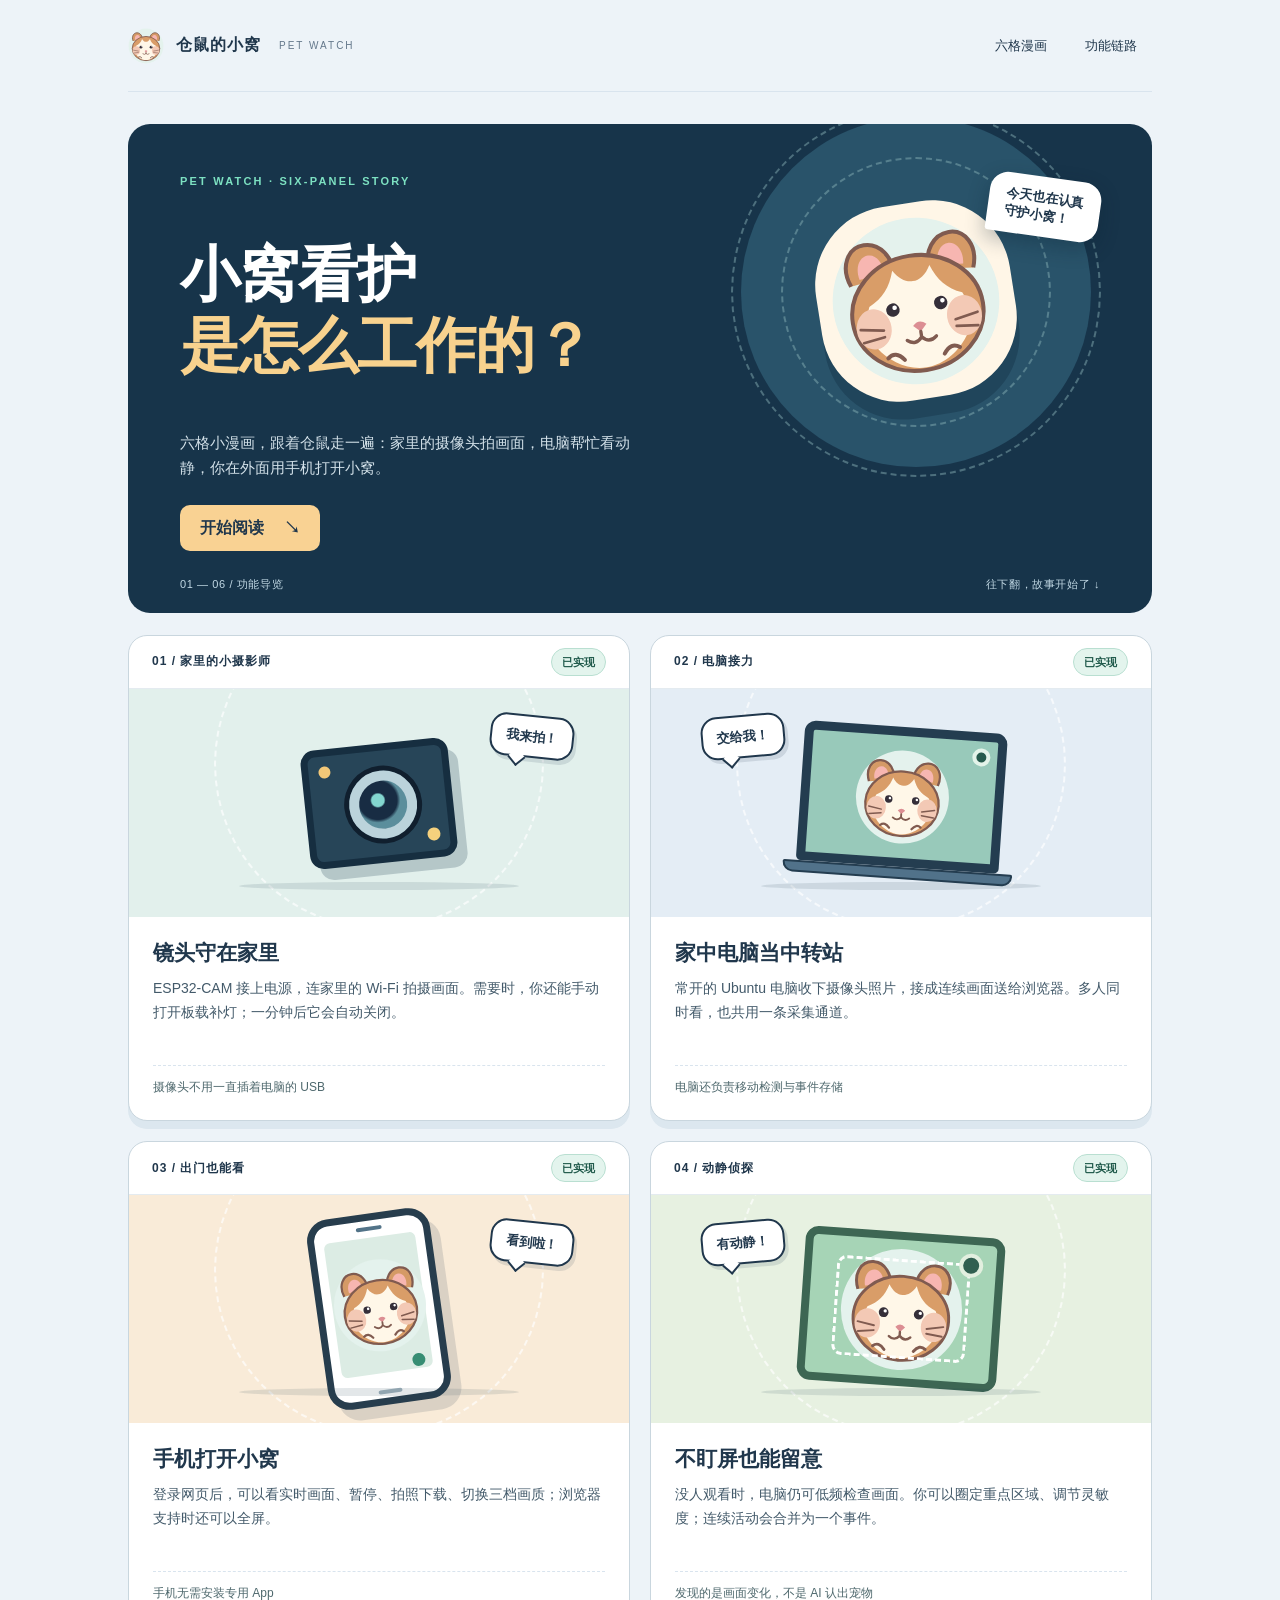
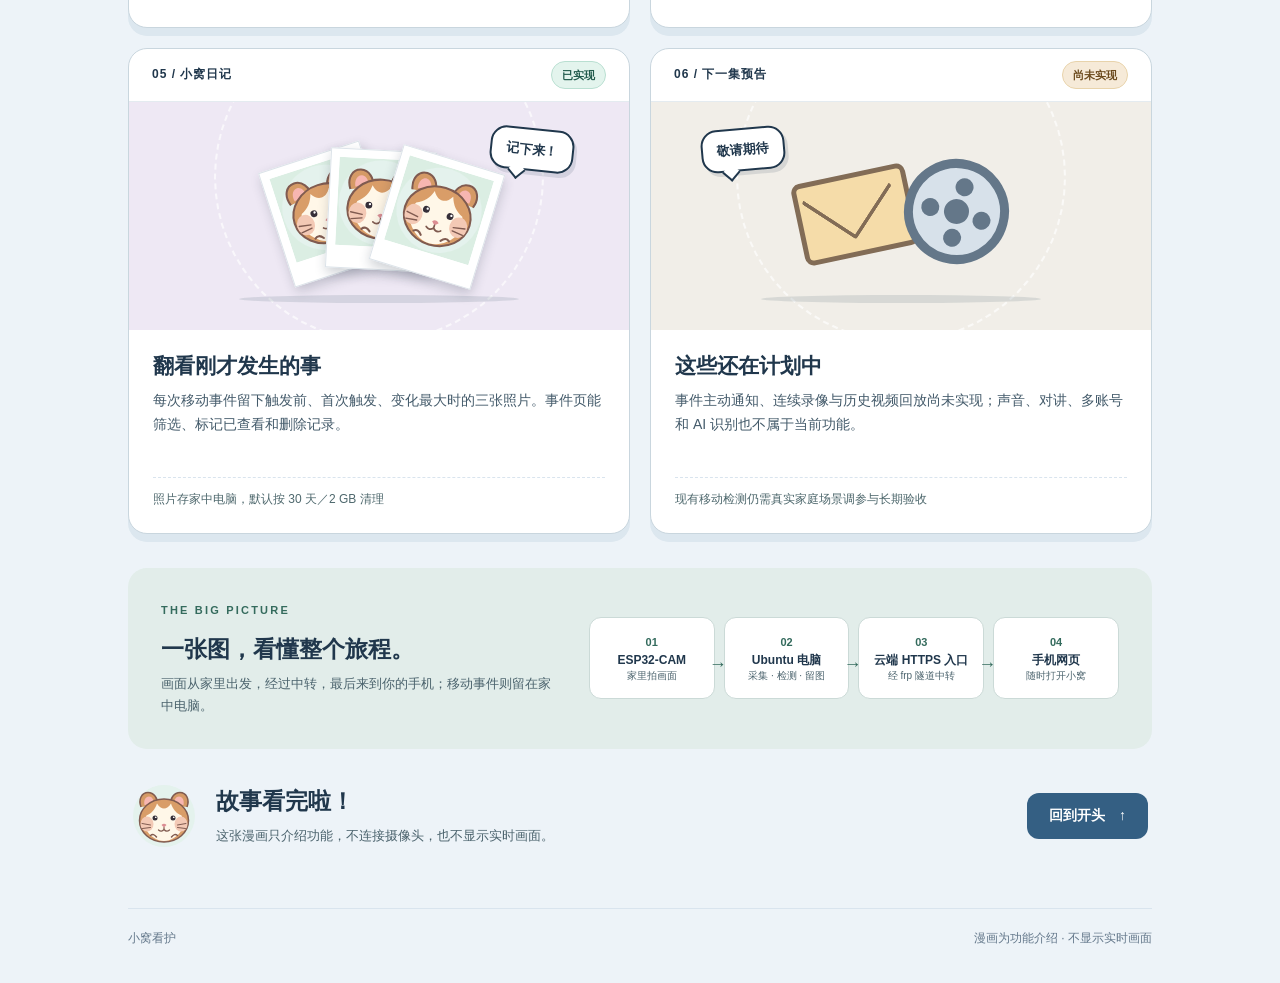
<file: docs/comic.html>
<!doctype html>
<html lang="zh-CN">
<head>
  <meta charset="utf-8"><meta name="viewport" content="width=device-width,initial-scale=1">
  <meta name="theme-color" content="#edf3f8">
  <title>功能漫画 · 仓鼠的小窝</title>
  <style>
:root{--paper:#edf3f8;--ink:#20374c;--muted:#64788b;--blue:#345f83;--line:#d9e4ee;--display:"Trebuchet MS","Microsoft YaHei",sans-serif;--body:"Segoe UI","Noto Sans CJK SC","Microsoft YaHei",sans-serif}
*{box-sizing:border-box}html{scroll-behavior:smooth}body{margin:0;background:var(--paper);color:var(--ink);font:16px/1.65 var(--body)}a{color:inherit}a:focus-visible{outline:3px solid var(--blue);outline-offset:4px}.shell{max-width:1100px;margin:auto;padding:0 38px}.site-header{min-height:92px;display:flex;align-items:center;justify-content:space-between;gap:16px;border-bottom:1px solid var(--line)}.brand{display:flex;align-items:center;gap:12px;font-weight:700;letter-spacing:1px}.brand-mark{width:36px;height:36px;display:block}.brand-en{font:10px var(--display);letter-spacing:2px;margin-left:6px;color:var(--muted)}.site-nav{display:flex;gap:8px}.site-nav a{min-height:44px;display:inline-flex;align-items:center;padding:8px 15px;border-radius:9px;text-decoration:none;font-size:13px;color:var(--ink)}.site-nav a:hover{background:#dfeaf2}.primary{min-height:46px;border-radius:12px;padding:10px 22px;font-weight:600;font-size:14px;text-decoration:none;display:inline-flex;justify-content:center;align-items:center;gap:14px;background:var(--blue);color:#fff}.primary:hover{background:#294e6e}.shell>main{padding-top:26px}footer{display:flex;justify-content:space-between;gap:16px;border-top:1px solid var(--line);padding:20px 0 34px;color:var(--muted);font-size:12px}
@media(max-width:650px){.shell{padding:0 16px}.site-header{min-height:74px;flex-wrap:wrap;padding:12px 0}.brand-en{display:none}.shell>main{padding-top:20px}footer{flex-wrap:wrap}}@media(prefers-reduced-motion:reduce){html{scroll-behavior:auto}}
/* Standalone six-panel story: no Flask or external assets. */
.comic-main{padding-bottom:60px}.comic-hero{position:relative;display:grid;grid-template-columns:1.2fr .8fr;min-height:360px;overflow:hidden;border-radius:22px;background:#17344a;color:#fff;padding:48px 52px 62px;margin:6px 0 22px}.comic-hero-copy{position:relative;z-index:2;max-width:540px}.comic-kicker{margin:0 0 14px;font-size:11px;letter-spacing:2.2px;font-weight:700;color:#7de1c2}.comic-hero h1{font-size:clamp(36px,5vw,60px);line-height:1.18;letter-spacing:-1px}.comic-hero h1 span{color:#f8d28e}.comic-lede{max-width:450px;margin:20px 0 24px;color:#d3e1e9;font-size:15px}.comic-hero-link{display:inline-flex;align-items:center;gap:20px;min-height:46px;padding:10px 20px;border-radius:10px;background:#f9d293;color:#20374c;text-decoration:none;font-weight:700}.comic-hero-link:hover{background:#ffe1ae}.comic-hero-bottom{position:absolute;bottom:20px;left:52px;right:52px;display:flex;justify-content:space-between;gap:12px;color:#c1d8e4;font-size:11px;letter-spacing:.6px}.comic-hero-art{position:relative;min-height:270px}.hero-mascot{position:absolute;top:31px;left:50%;z-index:1;transform:translateX(-50%) rotate(-9deg);width:196px;height:196px;padding:12px;border-radius:40%;background:#fff6e7;box-shadow:0 18px 0 #0d273a50}.hero-mascot img{display:block;width:100%;height:100%}.comic-sun{position:absolute;left:50%;top:-55px;transform:translateX(-50%);width:350px;height:350px;border-radius:50%;background:#29536a}.comic-orbit{position:absolute;border:2px dashed #8cb4b977;border-radius:50%}.orbit-one{width:270px;height:270px;top:-15px;left:50%;transform:translateX(-50%)}.orbit-two{width:370px;height:370px;top:-65px;left:50%;transform:translateX(-50%)}.comic-hero-note{position:absolute;z-index:2;right:0;top:5px;transform:rotate(8deg);padding:12px 17px;border-radius:18px 18px 18px 3px;background:#fff;color:var(--ink);font-size:13px;font-weight:700;line-height:1.4;box-shadow:0 7px 20px #081f3150}
.comic-grid{display:grid;grid-template-columns:repeat(2,minmax(0,1fr));gap:20px}.comic-panel{min-width:0;border:1px solid #c9d6de;border-radius:19px;overflow:hidden;background:#fff;box-shadow:0 8px 0 #dce7ef}.comic-panel-top{height:53px;display:flex;align-items:center;justify-content:space-between;gap:8px;padding:0 23px;border-bottom:1px solid #e4ebf0}.comic-chapter{font-size:12px;font-weight:800;letter-spacing:1px}.comic-stamp{border:1px solid #b9dfd1;background:#e3f4ed;color:#215b4c;padding:4px 10px;border-radius:999px;font-size:11px;font-weight:700;white-space:nowrap}.stamp-future{background:#f6ead8;border-color:#e8d3ab;color:#6c4b1e}.comic-scene{position:relative;display:grid;place-items:center;height:228px;overflow:hidden;background:#e2f0ec}.scene-halo{position:absolute;top:-90px;left:50%;width:330px;height:330px;transform:translateX(-50%);border-radius:50%;border:2px dashed #ffffffa8}.scene-ground{position:absolute;bottom:27px;left:22%;width:56%;height:8px;border-radius:50%;background:#23425520}.bubble{position:absolute;z-index:2;top:26px;padding:9px 14px;border:2px solid var(--ink);border-radius:16px;background:#fff;color:var(--ink);font-size:13px;font-weight:800;box-shadow:3px 4px 0 #20374c21;white-space:nowrap}.bubble-right{right:11%;transform:rotate(6deg)}.bubble-left{left:10%;transform:rotate(-5deg)}.bubble-tail{position:absolute;bottom:-9px;left:20px;width:13px;height:13px;background:#fff;border-right:2px solid var(--ink);border-bottom:2px solid var(--ink);transform:rotate(45deg)}.comic-panel-copy{padding:21px 24px 23px}.comic-panel-copy h2{font:700 21px/1.4 var(--display);margin:0 0 8px}.comic-panel-copy p{font-size:14px;line-height:1.75;margin:0;color:#435a6a;min-height:73px}.comic-footnote{display:block;border-top:1px dashed var(--line);margin-top:16px;padding-top:12px;font-size:12px;color:#4e686d}
.panel-gateway .comic-scene{background:#e4edf5}.panel-phone .comic-scene{background:#f9ebd8}.panel-detect .comic-scene{background:#e7f1e1}.panel-events .comic-scene{background:#eee8f4}.panel-future .comic-scene{background:#f1eee8}
.camera-drawing{position:relative;width:148px;height:119px;background:#274558;border:7px solid #162e40;border-radius:14px;transform:rotate(-6deg);box-shadow:9px 12px 0 #18364d39}.camera-drawing:before{content:"";position:absolute;top:10px;left:10px;width:12px;height:12px;background:#f2c878;border-radius:50%}.camera-eye{position:absolute;top:20px;left:37px;width:68px;height:68px;border:10px solid #bbd3db;border-radius:50%;background:radial-gradient(circle at 40% 40%,#83d6cf 0 15%,#182c43 19% 47%,#5b8e9c 55% 100%);box-shadow:0 0 0 5px #101f2e}.camera-light{position:absolute;right:9px;bottom:10px;width:13px;height:13px;border-radius:50%;background:#f5d17d}
.laptop-drawing{position:relative;width:203px;transform:rotate(4deg)}.laptop-screen{height:140px;border:9px solid #243d50;border-radius:11px 11px 5px 5px;background:#98c9ba;display:grid;place-items:center}.laptop-screen img{width:96px;height:96px}.screen-live{position:absolute;top:20px;right:20px;width:10px;height:10px;border-radius:50%;background:#265a4d;box-shadow:0 0 0 4px #e3f3e9}.laptop-base{display:block;width:230px;height:12px;margin-left:-13px;background:#51728a;border:2px solid #243d50;border-radius:3px 3px 15px 15px}
.phone-drawing{position:relative;width:124px;height:192px;padding:17px 9px;border:7px solid #273d4d;border-radius:22px;background:#fff;transform:rotate(-8deg);box-shadow:9px 12px 0 #20374c24}.phone-speaker{position:absolute;top:6px;left:43px;width:26px;height:4px;border-radius:4px;background:#527388}.phone-image{display:grid;place-items:center;width:100%;height:136px;background:#dcece4;border-radius:6px}.phone-image img{width:95px;height:95px}.phone-play{position:absolute;right:16px;bottom:27px;width:13px;height:13px;border-radius:50%;background:#378d73}.phone-home{position:absolute;bottom:4px;left:50%;transform:translateX(-50%);width:24px;height:4px;background:#a1b3be;border-radius:5px}
.detect-drawing{position:relative;display:grid;place-items:center;width:200px;height:154px;border:8px solid #3d6653;border-radius:13px;background:#a6d4b6;transform:rotate(4deg)}.detect-drawing img{width:125px;height:125px}.detect-frame{position:absolute;inset:19px 25px;border:3px dashed #fff;border-radius:10px}.detect-corner{position:absolute;right:17px;top:13px;width:16px;height:16px;border-radius:50%;background:#315f50;box-shadow:0 0 0 4px #e2efdf}
.photos-drawing{position:relative;width:232px;height:167px}.photo{position:absolute;display:grid;place-items:center;width:106px;height:120px;padding:8px 8px 22px;background:#fff;box-shadow:1px 5px 12px #24304538;border:1px solid #dce3e9}.photo img{width:100%;height:100%;object-fit:cover;background:#dbeee3}.photo-one{top:22px;left:11px;transform:rotate(-18deg)}.photo-two{top:18px;left:65px;transform:rotate(3deg)}.photo-three{top:25px;left:121px;transform:rotate(17deg)}
.future-drawing{position:relative;width:232px;height:149px}.future-envelope{position:absolute;left:12px;top:32px;width:116px;height:83px;border:5px solid #826c56;border-radius:9px;background:#f5dca9;transform:rotate(-12deg)}.envelope-flap{position:absolute;left:8px;top:-26px;width:82px;height:82px;border-right:5px solid #826c56;border-bottom:5px solid #826c56;transform:rotate(45deg) scale(.8);border-radius:4px}.future-reel{position:absolute;right:8px;top:18px;width:105px;height:105px;border:9px solid #647789;border-radius:50%;background:#d7e1ea;transform:rotate(15deg)}.future-reel:after{content:"";position:absolute;inset:31px;background:#647789;border-radius:50%}.future-reel span{position:absolute;width:18px;height:18px;border-radius:50%;background:#647789}.future-reel span:nth-child(1){top:9px;left:36px}.future-reel span:nth-child(2){top:37px;right:8px}.future-reel span:nth-child(3){bottom:8px;left:37px}.future-reel span:nth-child(4){top:37px;left:8px}
.comic-route{display:grid;grid-template-columns:.85fr 1.15fr;gap:36px;align-items:center;margin-top:34px;padding:33px;border-radius:19px;background:#e2edea}.comic-route .comic-kicker{color:#346b5d}.comic-route h2,.comic-end h2{margin:0 0 8px;font:700 23px/1.4 var(--display)}.comic-route p:not(.comic-kicker),.comic-end p{margin:0;color:#4b636d;font-size:13px}.route-steps{display:grid;grid-template-columns:repeat(4,minmax(0,1fr));gap:9px;padding:0;margin:0;list-style:none}.route-steps li{position:relative;min-width:0;padding:15px 10px;background:#fff;border:1px solid #cbdad7;border-radius:12px;text-align:center}.route-steps li:not(:last-child):after{content:"→";position:absolute;top:40%;right:-13px;z-index:2;color:#346b5d;font-size:18px;font-weight:700}.route-steps strong{display:block;color:#346b5d;font-size:11px}.route-steps span{display:block;font-size:12px;font-weight:700;line-height:1.45}.route-steps small{display:block;font-size:10px;font-weight:400;color:#4b636d}.comic-end{display:flex;align-items:center;gap:20px;padding:35px 4px 0}.comic-end>img{width:64px;height:64px}.comic-end>div{flex:1}.comic-end .primary{white-space:nowrap}
@media(max-width:800px){.comic-route{grid-template-columns:1fr}.comic-hero{padding:36px 32px 60px}.comic-hero-bottom{left:32px;right:32px}.comic-hero-note{right:-15px}.comic-panel-copy p{min-height:105px}}
@media(max-width:650px){.comic-hero{display:flex;flex-direction:column;min-height:0;padding:30px 24px 60px}.comic-hero h1{font-size:38px}.comic-lede{margin:14px 0 18px}.comic-hero-art{height:205px;min-height:205px;order:-1}.hero-mascot{width:143px;height:143px;top:32px}.comic-sun{width:270px;height:270px;top:-90px}.orbit-one{width:220px;height:220px;top:-60px}.orbit-two{width:300px;height:300px;top:-100px}.comic-hero-note{right:3%;top:14px;font-size:11px}.comic-hero-bottom{left:24px;right:24px}.comic-grid{grid-template-columns:1fr;gap:18px}.comic-panel-copy p{min-height:0}.comic-end{flex-wrap:wrap}.comic-end .primary{width:100%}.route-steps{grid-template-columns:repeat(2,minmax(0,1fr))}.route-steps li:nth-child(2):after{content:""}.comic-route{padding:24px;gap:20px}}
@media(max-width:380px){.comic-hero{padding-left:18px;padding-right:18px}.comic-hero-bottom{left:18px;right:18px}.comic-hero-bottom span:last-child{display:none}.comic-panel-top{padding:0 16px}.comic-panel-copy{padding:19px}.route-steps{gap:7px}}
@media print{.site-header,.comic-hero-link,.comic-end .primary,.logout{display:none!important}.comic-hero{background:#17344a!important;-webkit-print-color-adjust:exact;print-color-adjust:exact}.comic-panel{break-inside:avoid;box-shadow:none}.comic-route{break-inside:avoid}}
  </style>
</head>
<body><div class="shell">
  <header class="site-header"><div class="brand"><img class="brand-mark" src="data:image/svg+xml,%3Csvg%20xmlns%3D%22http%3A%2F%2Fwww.w3.org%2F2000%2Fsvg%22%20viewBox%3D%220%200%20128%20128%22%20role%3D%22img%22%20aria-label%3D%22%E5%8F%AF%E7%88%B1%E7%9A%84%E4%BB%93%E9%BC%A0%22%3E%0A%20%20%3Ccircle%20cx%3D%2264%22%20cy%3D%2264%22%20r%3D%2262%22%20fill%3D%22%23e4f2ed%22%2F%3E%0A%20%20%3Cpath%20d%3D%22M18%2046C12%2030%2020%2017%2032%2017c12%200%2020%2012%2019%2025M77%2042c-1-13%207-25%2019-25%2012%200%2020%2013%2014%2029%22%20fill%3D%22%23d59a66%22%20stroke%3D%22%23805b50%22%20stroke-width%3D%223%22%20stroke-linejoin%3D%22round%22%2F%3E%0A%20%20%3Cpath%20d%3D%22M25%2042c-2-9%202-17%209-17%206%200%2010%207%2010%2015m40%200c0-8%204-15%2010-15%207%200%2011%208%209%2017%22%20fill%3D%22%23f7b6b1%22%2F%3E%0A%20%20%3Cellipse%20cx%3D%2264%22%20cy%3D%2273%22%20rx%3D%2249%22%20ry%3D%2243%22%20fill%3D%22%23d99d68%22%20stroke%3D%22%23805b50%22%20stroke-width%3D%223%22%2F%3E%0A%20%20%3Cpath%20d%3D%22M50%2039c-4%2012-10%2019-21%2024-4%208-4%2021%201%2031%207%2011%2020%2020%2034%2020s27-9%2034-20c5-10%205-23%201-31-11-5-17-12-21-24-4%207-9%2010-14%2010s-10-3-14-10Z%22%20fill%3D%22%23fff7e8%22%2F%3E%0A%20%20%3Cellipse%20cx%3D%2230%22%20cy%3D%2280%22%20rx%3D%2213%22%20ry%3D%2215%22%20fill%3D%22%23f3c9b5%22%2F%3E%0A%20%20%3Cellipse%20cx%3D%2298%22%20cy%3D%2280%22%20rx%3D%2213%22%20ry%3D%2215%22%20fill%3D%22%23f3c9b5%22%2F%3E%0A%20%20%3Ccircle%20cx%3D%2246%22%20cy%3D%2268%22%20r%3D%225%22%20fill%3D%22%23352f39%22%2F%3E%0A%20%20%3Ccircle%20cx%3D%2282%22%20cy%3D%2268%22%20r%3D%225%22%20fill%3D%22%23352f39%22%2F%3E%0A%20%20%3Ccircle%20cx%3D%2247.5%22%20cy%3D%2266.5%22%20r%3D%221.7%22%20fill%3D%22white%22%2F%3E%0A%20%20%3Ccircle%20cx%3D%2283.5%22%20cy%3D%2266.5%22%20r%3D%221.7%22%20fill%3D%22white%22%2F%3E%0A%20%20%3Cpath%20d%3D%22M59%2082q5-5%2010%200l-5%205Z%22%20fill%3D%22%23dc8e93%22%2F%3E%0A%20%20%3Cpath%20d%3D%22M64%2087v4m0%200q-5%206-11%201m11-1q5%206%2011%201%22%20fill%3D%22none%22%20stroke%3D%22%23805b50%22%20stroke-width%3D%222.5%22%20stroke-linecap%3D%22round%22%2F%3E%0A%20%20%3Cpath%20d%3D%22m20%2079%2017%203m-16%207%2016-2m71-8-17%203m16%207-16-2%22%20fill%3D%22none%22%20stroke%3D%22%23805b50%22%20stroke-width%3D%222%22%20stroke-linecap%3D%22round%22%2F%3E%0A%20%20%3Cpath%20d%3D%22M49%20106q-6-8-12-3m42%203q6-8%2012-3%22%20fill%3D%22none%22%20stroke%3D%22%23805b50%22%20stroke-width%3D%223%22%20stroke-linecap%3D%22round%22%2F%3E%0A%3C%2Fsvg%3E%0A" alt="">仓鼠的小窝<span class="brand-en">PET WATCH</span></div><nav class="site-nav" aria-label="本页导航"><a href="#chapter-1">六格漫画</a><a href="#route-title">功能链路</a></nav></header>
  <main class="comic-main">
    <section class="comic-hero" aria-labelledby="comic-title">
      <div class="comic-hero-copy">
        <p class="comic-kicker">PET WATCH · SIX-PANEL STORY</p>
        <h1 id="comic-title">小窝看护<br><span>是怎么工作的？</span></h1>
        <p class="comic-lede">六格小漫画，跟着仓鼠走一遍：家里的摄像头拍画面，电脑帮忙看动静，你在外面用手机打开小窝。</p>
        <a class="comic-hero-link" href="#chapter-1">开始阅读 <span aria-hidden="true">↘</span></a>
      </div>
      <div class="comic-hero-art" aria-hidden="true">
        <span class="comic-sun"></span><span class="comic-orbit orbit-one"></span><span class="comic-orbit orbit-two"></span>
        <div class="hero-mascot"><img src="data:image/svg+xml,%3Csvg%20xmlns%3D%22http%3A%2F%2Fwww.w3.org%2F2000%2Fsvg%22%20viewBox%3D%220%200%20128%20128%22%20role%3D%22img%22%20aria-label%3D%22%E5%8F%AF%E7%88%B1%E7%9A%84%E4%BB%93%E9%BC%A0%22%3E%0A%20%20%3Ccircle%20cx%3D%2264%22%20cy%3D%2264%22%20r%3D%2262%22%20fill%3D%22%23e4f2ed%22%2F%3E%0A%20%20%3Cpath%20d%3D%22M18%2046C12%2030%2020%2017%2032%2017c12%200%2020%2012%2019%2025M77%2042c-1-13%207-25%2019-25%2012%200%2020%2013%2014%2029%22%20fill%3D%22%23d59a66%22%20stroke%3D%22%23805b50%22%20stroke-width%3D%223%22%20stroke-linejoin%3D%22round%22%2F%3E%0A%20%20%3Cpath%20d%3D%22M25%2042c-2-9%202-17%209-17%206%200%2010%207%2010%2015m40%200c0-8%204-15%2010-15%207%200%2011%208%209%2017%22%20fill%3D%22%23f7b6b1%22%2F%3E%0A%20%20%3Cellipse%20cx%3D%2264%22%20cy%3D%2273%22%20rx%3D%2249%22%20ry%3D%2243%22%20fill%3D%22%23d99d68%22%20stroke%3D%22%23805b50%22%20stroke-width%3D%223%22%2F%3E%0A%20%20%3Cpath%20d%3D%22M50%2039c-4%2012-10%2019-21%2024-4%208-4%2021%201%2031%207%2011%2020%2020%2034%2020s27-9%2034-20c5-10%205-23%201-31-11-5-17-12-21-24-4%207-9%2010-14%2010s-10-3-14-10Z%22%20fill%3D%22%23fff7e8%22%2F%3E%0A%20%20%3Cellipse%20cx%3D%2230%22%20cy%3D%2280%22%20rx%3D%2213%22%20ry%3D%2215%22%20fill%3D%22%23f3c9b5%22%2F%3E%0A%20%20%3Cellipse%20cx%3D%2298%22%20cy%3D%2280%22%20rx%3D%2213%22%20ry%3D%2215%22%20fill%3D%22%23f3c9b5%22%2F%3E%0A%20%20%3Ccircle%20cx%3D%2246%22%20cy%3D%2268%22%20r%3D%225%22%20fill%3D%22%23352f39%22%2F%3E%0A%20%20%3Ccircle%20cx%3D%2282%22%20cy%3D%2268%22%20r%3D%225%22%20fill%3D%22%23352f39%22%2F%3E%0A%20%20%3Ccircle%20cx%3D%2247.5%22%20cy%3D%2266.5%22%20r%3D%221.7%22%20fill%3D%22white%22%2F%3E%0A%20%20%3Ccircle%20cx%3D%2283.5%22%20cy%3D%2266.5%22%20r%3D%221.7%22%20fill%3D%22white%22%2F%3E%0A%20%20%3Cpath%20d%3D%22M59%2082q5-5%2010%200l-5%205Z%22%20fill%3D%22%23dc8e93%22%2F%3E%0A%20%20%3Cpath%20d%3D%22M64%2087v4m0%200q-5%206-11%201m11-1q5%206%2011%201%22%20fill%3D%22none%22%20stroke%3D%22%23805b50%22%20stroke-width%3D%222.5%22%20stroke-linecap%3D%22round%22%2F%3E%0A%20%20%3Cpath%20d%3D%22m20%2079%2017%203m-16%207%2016-2m71-8-17%203m16%207-16-2%22%20fill%3D%22none%22%20stroke%3D%22%23805b50%22%20stroke-width%3D%222%22%20stroke-linecap%3D%22round%22%2F%3E%0A%20%20%3Cpath%20d%3D%22M49%20106q-6-8-12-3m42%203q6-8%2012-3%22%20fill%3D%22none%22%20stroke%3D%22%23805b50%22%20stroke-width%3D%223%22%20stroke-linecap%3D%22round%22%2F%3E%0A%3C%2Fsvg%3E%0A" alt=""></div>
        <span class="comic-hero-note">今天也在认真<br>守护小窝！</span>
      </div>
      <div class="comic-hero-bottom"><span>01 — 06 / 功能导览</span><span>往下翻，故事开始了 ↓</span></div>
    </section>

    <div class="comic-grid" aria-label="六格功能漫画">
      <article class="comic-panel panel-camera" id="chapter-1" aria-labelledby="comic-1-title">
        <div class="comic-panel-top"><span class="comic-chapter">01 / 家里的小摄影师</span><span class="comic-stamp">已实现</span></div>
        <div class="comic-scene">
          <span class="scene-halo"></span>
          <div class="camera-drawing" aria-hidden="true"><span class="camera-eye"></span><span class="camera-light"></span></div>
          <div class="bubble bubble-right">我来拍！<span class="bubble-tail"></span></div>
          <span class="scene-ground"></span>
        </div>
        <div class="comic-panel-copy"><h2 id="comic-1-title">镜头守在家里</h2><p>ESP32-CAM 接上电源，连家里的 Wi‑Fi 拍摄画面。需要时，你还能手动打开板载补灯；一分钟后它会自动关闭。</p><span class="comic-footnote">摄像头不用一直插着电脑的 USB</span></div>
      </article>

      <article class="comic-panel panel-gateway" id="chapter-2" aria-labelledby="comic-2-title">
        <div class="comic-panel-top"><span class="comic-chapter">02 / 电脑接力</span><span class="comic-stamp">已实现</span></div>
        <div class="comic-scene">
          <span class="scene-halo"></span>
          <div class="laptop-drawing" aria-hidden="true"><div class="laptop-screen"><img src="data:image/svg+xml,%3Csvg%20xmlns%3D%22http%3A%2F%2Fwww.w3.org%2F2000%2Fsvg%22%20viewBox%3D%220%200%20128%20128%22%20role%3D%22img%22%20aria-label%3D%22%E5%8F%AF%E7%88%B1%E7%9A%84%E4%BB%93%E9%BC%A0%22%3E%0A%20%20%3Ccircle%20cx%3D%2264%22%20cy%3D%2264%22%20r%3D%2262%22%20fill%3D%22%23e4f2ed%22%2F%3E%0A%20%20%3Cpath%20d%3D%22M18%2046C12%2030%2020%2017%2032%2017c12%200%2020%2012%2019%2025M77%2042c-1-13%207-25%2019-25%2012%200%2020%2013%2014%2029%22%20fill%3D%22%23d59a66%22%20stroke%3D%22%23805b50%22%20stroke-width%3D%223%22%20stroke-linejoin%3D%22round%22%2F%3E%0A%20%20%3Cpath%20d%3D%22M25%2042c-2-9%202-17%209-17%206%200%2010%207%2010%2015m40%200c0-8%204-15%2010-15%207%200%2011%208%209%2017%22%20fill%3D%22%23f7b6b1%22%2F%3E%0A%20%20%3Cellipse%20cx%3D%2264%22%20cy%3D%2273%22%20rx%3D%2249%22%20ry%3D%2243%22%20fill%3D%22%23d99d68%22%20stroke%3D%22%23805b50%22%20stroke-width%3D%223%22%2F%3E%0A%20%20%3Cpath%20d%3D%22M50%2039c-4%2012-10%2019-21%2024-4%208-4%2021%201%2031%207%2011%2020%2020%2034%2020s27-9%2034-20c5-10%205-23%201-31-11-5-17-12-21-24-4%207-9%2010-14%2010s-10-3-14-10Z%22%20fill%3D%22%23fff7e8%22%2F%3E%0A%20%20%3Cellipse%20cx%3D%2230%22%20cy%3D%2280%22%20rx%3D%2213%22%20ry%3D%2215%22%20fill%3D%22%23f3c9b5%22%2F%3E%0A%20%20%3Cellipse%20cx%3D%2298%22%20cy%3D%2280%22%20rx%3D%2213%22%20ry%3D%2215%22%20fill%3D%22%23f3c9b5%22%2F%3E%0A%20%20%3Ccircle%20cx%3D%2246%22%20cy%3D%2268%22%20r%3D%225%22%20fill%3D%22%23352f39%22%2F%3E%0A%20%20%3Ccircle%20cx%3D%2282%22%20cy%3D%2268%22%20r%3D%225%22%20fill%3D%22%23352f39%22%2F%3E%0A%20%20%3Ccircle%20cx%3D%2247.5%22%20cy%3D%2266.5%22%20r%3D%221.7%22%20fill%3D%22white%22%2F%3E%0A%20%20%3Ccircle%20cx%3D%2283.5%22%20cy%3D%2266.5%22%20r%3D%221.7%22%20fill%3D%22white%22%2F%3E%0A%20%20%3Cpath%20d%3D%22M59%2082q5-5%2010%200l-5%205Z%22%20fill%3D%22%23dc8e93%22%2F%3E%0A%20%20%3Cpath%20d%3D%22M64%2087v4m0%200q-5%206-11%201m11-1q5%206%2011%201%22%20fill%3D%22none%22%20stroke%3D%22%23805b50%22%20stroke-width%3D%222.5%22%20stroke-linecap%3D%22round%22%2F%3E%0A%20%20%3Cpath%20d%3D%22m20%2079%2017%203m-16%207%2016-2m71-8-17%203m16%207-16-2%22%20fill%3D%22none%22%20stroke%3D%22%23805b50%22%20stroke-width%3D%222%22%20stroke-linecap%3D%22round%22%2F%3E%0A%20%20%3Cpath%20d%3D%22M49%20106q-6-8-12-3m42%203q6-8%2012-3%22%20fill%3D%22none%22%20stroke%3D%22%23805b50%22%20stroke-width%3D%223%22%20stroke-linecap%3D%22round%22%2F%3E%0A%3C%2Fsvg%3E%0A" alt=""><span class="screen-live"></span></div><span class="laptop-base"></span></div>
          <div class="bubble bubble-left">交给我！<span class="bubble-tail"></span></div>
          <span class="scene-ground"></span>
        </div>
        <div class="comic-panel-copy"><h2 id="comic-2-title">家中电脑当中转站</h2><p>常开的 Ubuntu 电脑收下摄像头照片，接成连续画面送给浏览器。多人同时看，也共用一条采集通道。</p><span class="comic-footnote">电脑还负责移动检测与事件存储</span></div>
      </article>

      <article class="comic-panel panel-phone" id="chapter-3" aria-labelledby="comic-3-title">
        <div class="comic-panel-top"><span class="comic-chapter">03 / 出门也能看</span><span class="comic-stamp">已实现</span></div>
        <div class="comic-scene">
          <span class="scene-halo"></span>
          <div class="phone-drawing" aria-hidden="true"><span class="phone-speaker"></span><div class="phone-image"><img src="data:image/svg+xml,%3Csvg%20xmlns%3D%22http%3A%2F%2Fwww.w3.org%2F2000%2Fsvg%22%20viewBox%3D%220%200%20128%20128%22%20role%3D%22img%22%20aria-label%3D%22%E5%8F%AF%E7%88%B1%E7%9A%84%E4%BB%93%E9%BC%A0%22%3E%0A%20%20%3Ccircle%20cx%3D%2264%22%20cy%3D%2264%22%20r%3D%2262%22%20fill%3D%22%23e4f2ed%22%2F%3E%0A%20%20%3Cpath%20d%3D%22M18%2046C12%2030%2020%2017%2032%2017c12%200%2020%2012%2019%2025M77%2042c-1-13%207-25%2019-25%2012%200%2020%2013%2014%2029%22%20fill%3D%22%23d59a66%22%20stroke%3D%22%23805b50%22%20stroke-width%3D%223%22%20stroke-linejoin%3D%22round%22%2F%3E%0A%20%20%3Cpath%20d%3D%22M25%2042c-2-9%202-17%209-17%206%200%2010%207%2010%2015m40%200c0-8%204-15%2010-15%207%200%2011%208%209%2017%22%20fill%3D%22%23f7b6b1%22%2F%3E%0A%20%20%3Cellipse%20cx%3D%2264%22%20cy%3D%2273%22%20rx%3D%2249%22%20ry%3D%2243%22%20fill%3D%22%23d99d68%22%20stroke%3D%22%23805b50%22%20stroke-width%3D%223%22%2F%3E%0A%20%20%3Cpath%20d%3D%22M50%2039c-4%2012-10%2019-21%2024-4%208-4%2021%201%2031%207%2011%2020%2020%2034%2020s27-9%2034-20c5-10%205-23%201-31-11-5-17-12-21-24-4%207-9%2010-14%2010s-10-3-14-10Z%22%20fill%3D%22%23fff7e8%22%2F%3E%0A%20%20%3Cellipse%20cx%3D%2230%22%20cy%3D%2280%22%20rx%3D%2213%22%20ry%3D%2215%22%20fill%3D%22%23f3c9b5%22%2F%3E%0A%20%20%3Cellipse%20cx%3D%2298%22%20cy%3D%2280%22%20rx%3D%2213%22%20ry%3D%2215%22%20fill%3D%22%23f3c9b5%22%2F%3E%0A%20%20%3Ccircle%20cx%3D%2246%22%20cy%3D%2268%22%20r%3D%225%22%20fill%3D%22%23352f39%22%2F%3E%0A%20%20%3Ccircle%20cx%3D%2282%22%20cy%3D%2268%22%20r%3D%225%22%20fill%3D%22%23352f39%22%2F%3E%0A%20%20%3Ccircle%20cx%3D%2247.5%22%20cy%3D%2266.5%22%20r%3D%221.7%22%20fill%3D%22white%22%2F%3E%0A%20%20%3Ccircle%20cx%3D%2283.5%22%20cy%3D%2266.5%22%20r%3D%221.7%22%20fill%3D%22white%22%2F%3E%0A%20%20%3Cpath%20d%3D%22M59%2082q5-5%2010%200l-5%205Z%22%20fill%3D%22%23dc8e93%22%2F%3E%0A%20%20%3Cpath%20d%3D%22M64%2087v4m0%200q-5%206-11%201m11-1q5%206%2011%201%22%20fill%3D%22none%22%20stroke%3D%22%23805b50%22%20stroke-width%3D%222.5%22%20stroke-linecap%3D%22round%22%2F%3E%0A%20%20%3Cpath%20d%3D%22m20%2079%2017%203m-16%207%2016-2m71-8-17%203m16%207-16-2%22%20fill%3D%22none%22%20stroke%3D%22%23805b50%22%20stroke-width%3D%222%22%20stroke-linecap%3D%22round%22%2F%3E%0A%20%20%3Cpath%20d%3D%22M49%20106q-6-8-12-3m42%203q6-8%2012-3%22%20fill%3D%22none%22%20stroke%3D%22%23805b50%22%20stroke-width%3D%223%22%20stroke-linecap%3D%22round%22%2F%3E%0A%3C%2Fsvg%3E%0A" alt=""><span class="phone-play"></span></div><span class="phone-home"></span></div>
          <div class="bubble bubble-right">看到啦！<span class="bubble-tail"></span></div>
          <span class="scene-ground"></span>
        </div>
        <div class="comic-panel-copy"><h2 id="comic-3-title">手机打开小窝</h2><p>登录网页后，可以看实时画面、暂停、拍照下载、切换三档画质；浏览器支持时还可以全屏。</p><span class="comic-footnote">手机无需安装专用 App</span></div>
      </article>

      <article class="comic-panel panel-detect" id="chapter-4" aria-labelledby="comic-4-title">
        <div class="comic-panel-top"><span class="comic-chapter">04 / 动静侦探</span><span class="comic-stamp">已实现</span></div>
        <div class="comic-scene">
          <span class="scene-halo"></span>
          <div class="detect-drawing" aria-hidden="true"><img src="data:image/svg+xml,%3Csvg%20xmlns%3D%22http%3A%2F%2Fwww.w3.org%2F2000%2Fsvg%22%20viewBox%3D%220%200%20128%20128%22%20role%3D%22img%22%20aria-label%3D%22%E5%8F%AF%E7%88%B1%E7%9A%84%E4%BB%93%E9%BC%A0%22%3E%0A%20%20%3Ccircle%20cx%3D%2264%22%20cy%3D%2264%22%20r%3D%2262%22%20fill%3D%22%23e4f2ed%22%2F%3E%0A%20%20%3Cpath%20d%3D%22M18%2046C12%2030%2020%2017%2032%2017c12%200%2020%2012%2019%2025M77%2042c-1-13%207-25%2019-25%2012%200%2020%2013%2014%2029%22%20fill%3D%22%23d59a66%22%20stroke%3D%22%23805b50%22%20stroke-width%3D%223%22%20stroke-linejoin%3D%22round%22%2F%3E%0A%20%20%3Cpath%20d%3D%22M25%2042c-2-9%202-17%209-17%206%200%2010%207%2010%2015m40%200c0-8%204-15%2010-15%207%200%2011%208%209%2017%22%20fill%3D%22%23f7b6b1%22%2F%3E%0A%20%20%3Cellipse%20cx%3D%2264%22%20cy%3D%2273%22%20rx%3D%2249%22%20ry%3D%2243%22%20fill%3D%22%23d99d68%22%20stroke%3D%22%23805b50%22%20stroke-width%3D%223%22%2F%3E%0A%20%20%3Cpath%20d%3D%22M50%2039c-4%2012-10%2019-21%2024-4%208-4%2021%201%2031%207%2011%2020%2020%2034%2020s27-9%2034-20c5-10%205-23%201-31-11-5-17-12-21-24-4%207-9%2010-14%2010s-10-3-14-10Z%22%20fill%3D%22%23fff7e8%22%2F%3E%0A%20%20%3Cellipse%20cx%3D%2230%22%20cy%3D%2280%22%20rx%3D%2213%22%20ry%3D%2215%22%20fill%3D%22%23f3c9b5%22%2F%3E%0A%20%20%3Cellipse%20cx%3D%2298%22%20cy%3D%2280%22%20rx%3D%2213%22%20ry%3D%2215%22%20fill%3D%22%23f3c9b5%22%2F%3E%0A%20%20%3Ccircle%20cx%3D%2246%22%20cy%3D%2268%22%20r%3D%225%22%20fill%3D%22%23352f39%22%2F%3E%0A%20%20%3Ccircle%20cx%3D%2282%22%20cy%3D%2268%22%20r%3D%225%22%20fill%3D%22%23352f39%22%2F%3E%0A%20%20%3Ccircle%20cx%3D%2247.5%22%20cy%3D%2266.5%22%20r%3D%221.7%22%20fill%3D%22white%22%2F%3E%0A%20%20%3Ccircle%20cx%3D%2283.5%22%20cy%3D%2266.5%22%20r%3D%221.7%22%20fill%3D%22white%22%2F%3E%0A%20%20%3Cpath%20d%3D%22M59%2082q5-5%2010%200l-5%205Z%22%20fill%3D%22%23dc8e93%22%2F%3E%0A%20%20%3Cpath%20d%3D%22M64%2087v4m0%200q-5%206-11%201m11-1q5%206%2011%201%22%20fill%3D%22none%22%20stroke%3D%22%23805b50%22%20stroke-width%3D%222.5%22%20stroke-linecap%3D%22round%22%2F%3E%0A%20%20%3Cpath%20d%3D%22m20%2079%2017%203m-16%207%2016-2m71-8-17%203m16%207-16-2%22%20fill%3D%22none%22%20stroke%3D%22%23805b50%22%20stroke-width%3D%222%22%20stroke-linecap%3D%22round%22%2F%3E%0A%20%20%3Cpath%20d%3D%22M49%20106q-6-8-12-3m42%203q6-8%2012-3%22%20fill%3D%22none%22%20stroke%3D%22%23805b50%22%20stroke-width%3D%223%22%20stroke-linecap%3D%22round%22%2F%3E%0A%3C%2Fsvg%3E%0A" alt=""><span class="detect-frame"></span><span class="detect-corner"></span></div>
          <div class="bubble bubble-left">有动静！<span class="bubble-tail"></span></div>
          <span class="scene-ground"></span>
        </div>
        <div class="comic-panel-copy"><h2 id="comic-4-title">不盯屏也能留意</h2><p>没人观看时，电脑仍可低频检查画面。你可以圈定重点区域、调节灵敏度；连续活动会合并为一个事件。</p><span class="comic-footnote">发现的是画面变化，不是 AI 认出宠物</span></div>
      </article>

      <article class="comic-panel panel-events" id="chapter-5" aria-labelledby="comic-5-title">
        <div class="comic-panel-top"><span class="comic-chapter">05 / 小窝日记</span><span class="comic-stamp">已实现</span></div>
        <div class="comic-scene">
          <span class="scene-halo"></span>
          <div class="photos-drawing" aria-hidden="true"><span class="photo photo-one"><img src="data:image/svg+xml,%3Csvg%20xmlns%3D%22http%3A%2F%2Fwww.w3.org%2F2000%2Fsvg%22%20viewBox%3D%220%200%20128%20128%22%20role%3D%22img%22%20aria-label%3D%22%E5%8F%AF%E7%88%B1%E7%9A%84%E4%BB%93%E9%BC%A0%22%3E%0A%20%20%3Ccircle%20cx%3D%2264%22%20cy%3D%2264%22%20r%3D%2262%22%20fill%3D%22%23e4f2ed%22%2F%3E%0A%20%20%3Cpath%20d%3D%22M18%2046C12%2030%2020%2017%2032%2017c12%200%2020%2012%2019%2025M77%2042c-1-13%207-25%2019-25%2012%200%2020%2013%2014%2029%22%20fill%3D%22%23d59a66%22%20stroke%3D%22%23805b50%22%20stroke-width%3D%223%22%20stroke-linejoin%3D%22round%22%2F%3E%0A%20%20%3Cpath%20d%3D%22M25%2042c-2-9%202-17%209-17%206%200%2010%207%2010%2015m40%200c0-8%204-15%2010-15%207%200%2011%208%209%2017%22%20fill%3D%22%23f7b6b1%22%2F%3E%0A%20%20%3Cellipse%20cx%3D%2264%22%20cy%3D%2273%22%20rx%3D%2249%22%20ry%3D%2243%22%20fill%3D%22%23d99d68%22%20stroke%3D%22%23805b50%22%20stroke-width%3D%223%22%2F%3E%0A%20%20%3Cpath%20d%3D%22M50%2039c-4%2012-10%2019-21%2024-4%208-4%2021%201%2031%207%2011%2020%2020%2034%2020s27-9%2034-20c5-10%205-23%201-31-11-5-17-12-21-24-4%207-9%2010-14%2010s-10-3-14-10Z%22%20fill%3D%22%23fff7e8%22%2F%3E%0A%20%20%3Cellipse%20cx%3D%2230%22%20cy%3D%2280%22%20rx%3D%2213%22%20ry%3D%2215%22%20fill%3D%22%23f3c9b5%22%2F%3E%0A%20%20%3Cellipse%20cx%3D%2298%22%20cy%3D%2280%22%20rx%3D%2213%22%20ry%3D%2215%22%20fill%3D%22%23f3c9b5%22%2F%3E%0A%20%20%3Ccircle%20cx%3D%2246%22%20cy%3D%2268%22%20r%3D%225%22%20fill%3D%22%23352f39%22%2F%3E%0A%20%20%3Ccircle%20cx%3D%2282%22%20cy%3D%2268%22%20r%3D%225%22%20fill%3D%22%23352f39%22%2F%3E%0A%20%20%3Ccircle%20cx%3D%2247.5%22%20cy%3D%2266.5%22%20r%3D%221.7%22%20fill%3D%22white%22%2F%3E%0A%20%20%3Ccircle%20cx%3D%2283.5%22%20cy%3D%2266.5%22%20r%3D%221.7%22%20fill%3D%22white%22%2F%3E%0A%20%20%3Cpath%20d%3D%22M59%2082q5-5%2010%200l-5%205Z%22%20fill%3D%22%23dc8e93%22%2F%3E%0A%20%20%3Cpath%20d%3D%22M64%2087v4m0%200q-5%206-11%201m11-1q5%206%2011%201%22%20fill%3D%22none%22%20stroke%3D%22%23805b50%22%20stroke-width%3D%222.5%22%20stroke-linecap%3D%22round%22%2F%3E%0A%20%20%3Cpath%20d%3D%22m20%2079%2017%203m-16%207%2016-2m71-8-17%203m16%207-16-2%22%20fill%3D%22none%22%20stroke%3D%22%23805b50%22%20stroke-width%3D%222%22%20stroke-linecap%3D%22round%22%2F%3E%0A%20%20%3Cpath%20d%3D%22M49%20106q-6-8-12-3m42%203q6-8%2012-3%22%20fill%3D%22none%22%20stroke%3D%22%23805b50%22%20stroke-width%3D%223%22%20stroke-linecap%3D%22round%22%2F%3E%0A%3C%2Fsvg%3E%0A" alt=""></span><span class="photo photo-two"><img src="data:image/svg+xml,%3Csvg%20xmlns%3D%22http%3A%2F%2Fwww.w3.org%2F2000%2Fsvg%22%20viewBox%3D%220%200%20128%20128%22%20role%3D%22img%22%20aria-label%3D%22%E5%8F%AF%E7%88%B1%E7%9A%84%E4%BB%93%E9%BC%A0%22%3E%0A%20%20%3Ccircle%20cx%3D%2264%22%20cy%3D%2264%22%20r%3D%2262%22%20fill%3D%22%23e4f2ed%22%2F%3E%0A%20%20%3Cpath%20d%3D%22M18%2046C12%2030%2020%2017%2032%2017c12%200%2020%2012%2019%2025M77%2042c-1-13%207-25%2019-25%2012%200%2020%2013%2014%2029%22%20fill%3D%22%23d59a66%22%20stroke%3D%22%23805b50%22%20stroke-width%3D%223%22%20stroke-linejoin%3D%22round%22%2F%3E%0A%20%20%3Cpath%20d%3D%22M25%2042c-2-9%202-17%209-17%206%200%2010%207%2010%2015m40%200c0-8%204-15%2010-15%207%200%2011%208%209%2017%22%20fill%3D%22%23f7b6b1%22%2F%3E%0A%20%20%3Cellipse%20cx%3D%2264%22%20cy%3D%2273%22%20rx%3D%2249%22%20ry%3D%2243%22%20fill%3D%22%23d99d68%22%20stroke%3D%22%23805b50%22%20stroke-width%3D%223%22%2F%3E%0A%20%20%3Cpath%20d%3D%22M50%2039c-4%2012-10%2019-21%2024-4%208-4%2021%201%2031%207%2011%2020%2020%2034%2020s27-9%2034-20c5-10%205-23%201-31-11-5-17-12-21-24-4%207-9%2010-14%2010s-10-3-14-10Z%22%20fill%3D%22%23fff7e8%22%2F%3E%0A%20%20%3Cellipse%20cx%3D%2230%22%20cy%3D%2280%22%20rx%3D%2213%22%20ry%3D%2215%22%20fill%3D%22%23f3c9b5%22%2F%3E%0A%20%20%3Cellipse%20cx%3D%2298%22%20cy%3D%2280%22%20rx%3D%2213%22%20ry%3D%2215%22%20fill%3D%22%23f3c9b5%22%2F%3E%0A%20%20%3Ccircle%20cx%3D%2246%22%20cy%3D%2268%22%20r%3D%225%22%20fill%3D%22%23352f39%22%2F%3E%0A%20%20%3Ccircle%20cx%3D%2282%22%20cy%3D%2268%22%20r%3D%225%22%20fill%3D%22%23352f39%22%2F%3E%0A%20%20%3Ccircle%20cx%3D%2247.5%22%20cy%3D%2266.5%22%20r%3D%221.7%22%20fill%3D%22white%22%2F%3E%0A%20%20%3Ccircle%20cx%3D%2283.5%22%20cy%3D%2266.5%22%20r%3D%221.7%22%20fill%3D%22white%22%2F%3E%0A%20%20%3Cpath%20d%3D%22M59%2082q5-5%2010%200l-5%205Z%22%20fill%3D%22%23dc8e93%22%2F%3E%0A%20%20%3Cpath%20d%3D%22M64%2087v4m0%200q-5%206-11%201m11-1q5%206%2011%201%22%20fill%3D%22none%22%20stroke%3D%22%23805b50%22%20stroke-width%3D%222.5%22%20stroke-linecap%3D%22round%22%2F%3E%0A%20%20%3Cpath%20d%3D%22m20%2079%2017%203m-16%207%2016-2m71-8-17%203m16%207-16-2%22%20fill%3D%22none%22%20stroke%3D%22%23805b50%22%20stroke-width%3D%222%22%20stroke-linecap%3D%22round%22%2F%3E%0A%20%20%3Cpath%20d%3D%22M49%20106q-6-8-12-3m42%203q6-8%2012-3%22%20fill%3D%22none%22%20stroke%3D%22%23805b50%22%20stroke-width%3D%223%22%20stroke-linecap%3D%22round%22%2F%3E%0A%3C%2Fsvg%3E%0A" alt=""></span><span class="photo photo-three"><img src="data:image/svg+xml,%3Csvg%20xmlns%3D%22http%3A%2F%2Fwww.w3.org%2F2000%2Fsvg%22%20viewBox%3D%220%200%20128%20128%22%20role%3D%22img%22%20aria-label%3D%22%E5%8F%AF%E7%88%B1%E7%9A%84%E4%BB%93%E9%BC%A0%22%3E%0A%20%20%3Ccircle%20cx%3D%2264%22%20cy%3D%2264%22%20r%3D%2262%22%20fill%3D%22%23e4f2ed%22%2F%3E%0A%20%20%3Cpath%20d%3D%22M18%2046C12%2030%2020%2017%2032%2017c12%200%2020%2012%2019%2025M77%2042c-1-13%207-25%2019-25%2012%200%2020%2013%2014%2029%22%20fill%3D%22%23d59a66%22%20stroke%3D%22%23805b50%22%20stroke-width%3D%223%22%20stroke-linejoin%3D%22round%22%2F%3E%0A%20%20%3Cpath%20d%3D%22M25%2042c-2-9%202-17%209-17%206%200%2010%207%2010%2015m40%200c0-8%204-15%2010-15%207%200%2011%208%209%2017%22%20fill%3D%22%23f7b6b1%22%2F%3E%0A%20%20%3Cellipse%20cx%3D%2264%22%20cy%3D%2273%22%20rx%3D%2249%22%20ry%3D%2243%22%20fill%3D%22%23d99d68%22%20stroke%3D%22%23805b50%22%20stroke-width%3D%223%22%2F%3E%0A%20%20%3Cpath%20d%3D%22M50%2039c-4%2012-10%2019-21%2024-4%208-4%2021%201%2031%207%2011%2020%2020%2034%2020s27-9%2034-20c5-10%205-23%201-31-11-5-17-12-21-24-4%207-9%2010-14%2010s-10-3-14-10Z%22%20fill%3D%22%23fff7e8%22%2F%3E%0A%20%20%3Cellipse%20cx%3D%2230%22%20cy%3D%2280%22%20rx%3D%2213%22%20ry%3D%2215%22%20fill%3D%22%23f3c9b5%22%2F%3E%0A%20%20%3Cellipse%20cx%3D%2298%22%20cy%3D%2280%22%20rx%3D%2213%22%20ry%3D%2215%22%20fill%3D%22%23f3c9b5%22%2F%3E%0A%20%20%3Ccircle%20cx%3D%2246%22%20cy%3D%2268%22%20r%3D%225%22%20fill%3D%22%23352f39%22%2F%3E%0A%20%20%3Ccircle%20cx%3D%2282%22%20cy%3D%2268%22%20r%3D%225%22%20fill%3D%22%23352f39%22%2F%3E%0A%20%20%3Ccircle%20cx%3D%2247.5%22%20cy%3D%2266.5%22%20r%3D%221.7%22%20fill%3D%22white%22%2F%3E%0A%20%20%3Ccircle%20cx%3D%2283.5%22%20cy%3D%2266.5%22%20r%3D%221.7%22%20fill%3D%22white%22%2F%3E%0A%20%20%3Cpath%20d%3D%22M59%2082q5-5%2010%200l-5%205Z%22%20fill%3D%22%23dc8e93%22%2F%3E%0A%20%20%3Cpath%20d%3D%22M64%2087v4m0%200q-5%206-11%201m11-1q5%206%2011%201%22%20fill%3D%22none%22%20stroke%3D%22%23805b50%22%20stroke-width%3D%222.5%22%20stroke-linecap%3D%22round%22%2F%3E%0A%20%20%3Cpath%20d%3D%22m20%2079%2017%203m-16%207%2016-2m71-8-17%203m16%207-16-2%22%20fill%3D%22none%22%20stroke%3D%22%23805b50%22%20stroke-width%3D%222%22%20stroke-linecap%3D%22round%22%2F%3E%0A%20%20%3Cpath%20d%3D%22M49%20106q-6-8-12-3m42%203q6-8%2012-3%22%20fill%3D%22none%22%20stroke%3D%22%23805b50%22%20stroke-width%3D%223%22%20stroke-linecap%3D%22round%22%2F%3E%0A%3C%2Fsvg%3E%0A" alt=""></span></div>
          <div class="bubble bubble-right">记下来！<span class="bubble-tail"></span></div>
          <span class="scene-ground"></span>
        </div>
        <div class="comic-panel-copy"><h2 id="comic-5-title">翻看刚才发生的事</h2><p>每次移动事件留下触发前、首次触发、变化最大时的三张照片。事件页能筛选、标记已查看和删除记录。</p><span class="comic-footnote">照片存家中电脑，默认按 30 天／2 GB 清理</span></div>
      </article>

      <article class="comic-panel panel-future" id="chapter-6" aria-labelledby="comic-6-title">
        <div class="comic-panel-top"><span class="comic-chapter">06 / 下一集预告</span><span class="comic-stamp stamp-future">尚未实现</span></div>
        <div class="comic-scene">
          <span class="scene-halo"></span>
          <div class="future-drawing" aria-hidden="true"><span class="future-envelope"><span class="envelope-flap"></span></span><span class="future-reel"><span></span><span></span><span></span><span></span></span></div>
          <div class="bubble bubble-left">敬请期待<span class="bubble-tail"></span></div>
          <span class="scene-ground"></span>
        </div>
        <div class="comic-panel-copy"><h2 id="comic-6-title">这些还在计划中</h2><p>事件主动通知、连续录像与历史视频回放尚未实现；声音、对讲、多账号和 AI 识别也不属于当前功能。</p><span class="comic-footnote">现有移动检测仍需真实家庭场景调参与长期验收</span></div>
      </article>
    </div>

    <section class="comic-route" aria-labelledby="route-title">
      <div><p class="comic-kicker">THE BIG PICTURE</p><h2 id="route-title">一张图，看懂整个旅程。</h2><p>画面从家里出发，经过中转，最后来到你的手机；移动事件则留在家中电脑。</p></div>
      <ol class="route-steps"><li><strong>01</strong><span>ESP32-CAM<small>家里拍画面</small></span></li><li><strong>02</strong><span>Ubuntu 电脑<small>采集 · 检测 · 留图</small></span></li><li><strong>03</strong><span>云端 HTTPS 入口<small>经 frp 隧道中转</small></span></li><li><strong>04</strong><span>手机网页<small>随时打开小窝</small></span></li></ol>
    </section>
    <div class="comic-end"><img src="data:image/svg+xml,%3Csvg%20xmlns%3D%22http%3A%2F%2Fwww.w3.org%2F2000%2Fsvg%22%20viewBox%3D%220%200%20128%20128%22%20role%3D%22img%22%20aria-label%3D%22%E5%8F%AF%E7%88%B1%E7%9A%84%E4%BB%93%E9%BC%A0%22%3E%0A%20%20%3Ccircle%20cx%3D%2264%22%20cy%3D%2264%22%20r%3D%2262%22%20fill%3D%22%23e4f2ed%22%2F%3E%0A%20%20%3Cpath%20d%3D%22M18%2046C12%2030%2020%2017%2032%2017c12%200%2020%2012%2019%2025M77%2042c-1-13%207-25%2019-25%2012%200%2020%2013%2014%2029%22%20fill%3D%22%23d59a66%22%20stroke%3D%22%23805b50%22%20stroke-width%3D%223%22%20stroke-linejoin%3D%22round%22%2F%3E%0A%20%20%3Cpath%20d%3D%22M25%2042c-2-9%202-17%209-17%206%200%2010%207%2010%2015m40%200c0-8%204-15%2010-15%207%200%2011%208%209%2017%22%20fill%3D%22%23f7b6b1%22%2F%3E%0A%20%20%3Cellipse%20cx%3D%2264%22%20cy%3D%2273%22%20rx%3D%2249%22%20ry%3D%2243%22%20fill%3D%22%23d99d68%22%20stroke%3D%22%23805b50%22%20stroke-width%3D%223%22%2F%3E%0A%20%20%3Cpath%20d%3D%22M50%2039c-4%2012-10%2019-21%2024-4%208-4%2021%201%2031%207%2011%2020%2020%2034%2020s27-9%2034-20c5-10%205-23%201-31-11-5-17-12-21-24-4%207-9%2010-14%2010s-10-3-14-10Z%22%20fill%3D%22%23fff7e8%22%2F%3E%0A%20%20%3Cellipse%20cx%3D%2230%22%20cy%3D%2280%22%20rx%3D%2213%22%20ry%3D%2215%22%20fill%3D%22%23f3c9b5%22%2F%3E%0A%20%20%3Cellipse%20cx%3D%2298%22%20cy%3D%2280%22%20rx%3D%2213%22%20ry%3D%2215%22%20fill%3D%22%23f3c9b5%22%2F%3E%0A%20%20%3Ccircle%20cx%3D%2246%22%20cy%3D%2268%22%20r%3D%225%22%20fill%3D%22%23352f39%22%2F%3E%0A%20%20%3Ccircle%20cx%3D%2282%22%20cy%3D%2268%22%20r%3D%225%22%20fill%3D%22%23352f39%22%2F%3E%0A%20%20%3Ccircle%20cx%3D%2247.5%22%20cy%3D%2266.5%22%20r%3D%221.7%22%20fill%3D%22white%22%2F%3E%0A%20%20%3Ccircle%20cx%3D%2283.5%22%20cy%3D%2266.5%22%20r%3D%221.7%22%20fill%3D%22white%22%2F%3E%0A%20%20%3Cpath%20d%3D%22M59%2082q5-5%2010%200l-5%205Z%22%20fill%3D%22%23dc8e93%22%2F%3E%0A%20%20%3Cpath%20d%3D%22M64%2087v4m0%200q-5%206-11%201m11-1q5%206%2011%201%22%20fill%3D%22none%22%20stroke%3D%22%23805b50%22%20stroke-width%3D%222.5%22%20stroke-linecap%3D%22round%22%2F%3E%0A%20%20%3Cpath%20d%3D%22m20%2079%2017%203m-16%207%2016-2m71-8-17%203m16%207-16-2%22%20fill%3D%22none%22%20stroke%3D%22%23805b50%22%20stroke-width%3D%222%22%20stroke-linecap%3D%22round%22%2F%3E%0A%20%20%3Cpath%20d%3D%22M49%20106q-6-8-12-3m42%203q6-8%2012-3%22%20fill%3D%22none%22%20stroke%3D%22%23805b50%22%20stroke-width%3D%223%22%20stroke-linecap%3D%22round%22%2F%3E%0A%3C%2Fsvg%3E%0A" alt="仓鼠小伙伴"><div><h2>故事看完啦！</h2><p>这张漫画只介绍功能，不连接摄像头，也不显示实时画面。</p></div><a class="primary" href="#comic-title">回到开头 <span aria-hidden="true">↑</span></a></div>
  </main>
  <footer>小窝看护 <span>漫画为功能介绍 · 不显示实时画面</span></footer>
</div></body>
</html>
</file>
